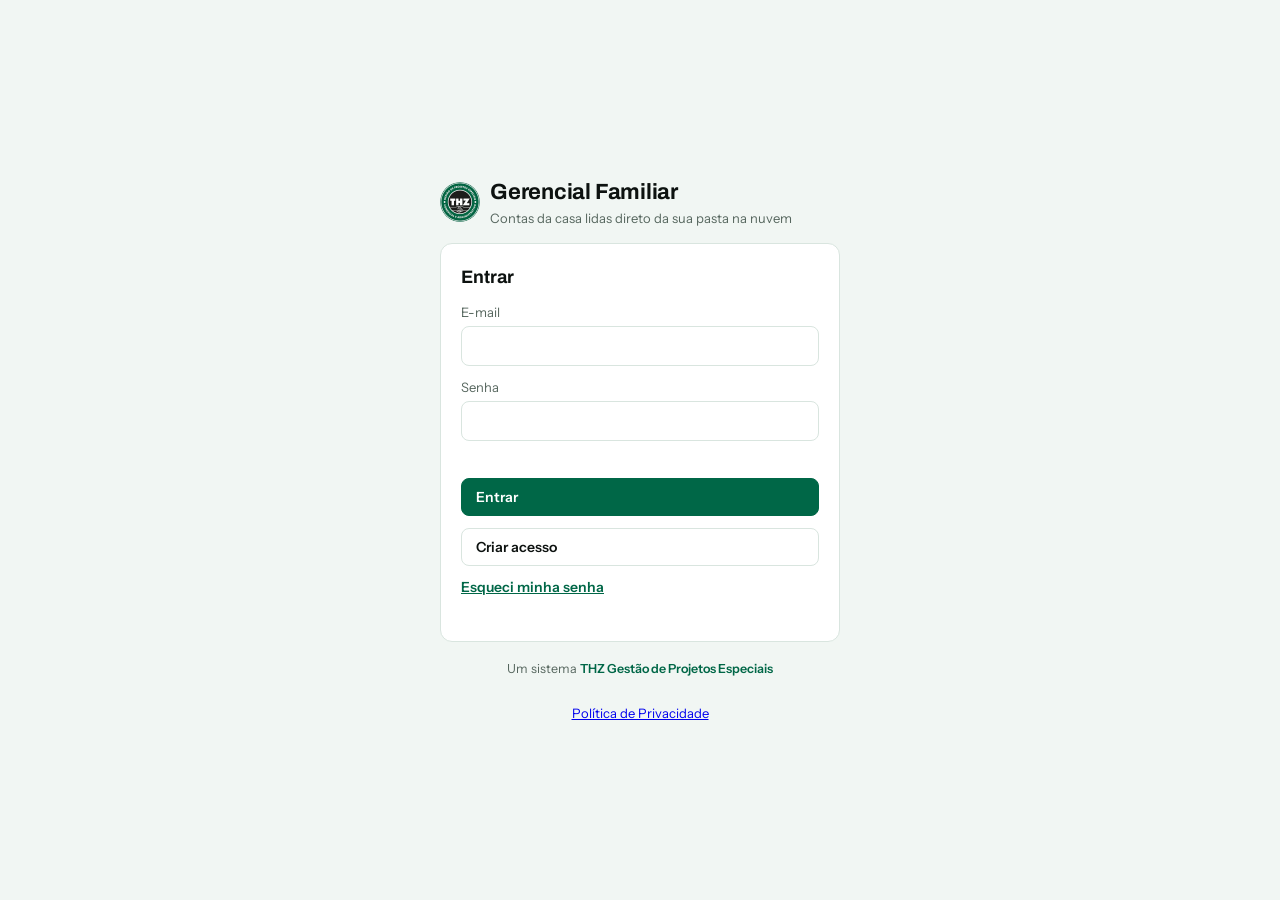
<file: index.html>
<!doctype html>
<html lang="pt-BR">
<head>
<meta charset="utf-8">
<meta name="viewport" content="width=device-width, initial-scale=1, viewport-fit=cover">
<title>Gerencial Familiar</title>
<meta name="theme-color" content="#006747">
<link rel="manifest" href="manifest.webmanifest">
<link rel="icon" href="icons/icon.svg" type="image/svg+xml">
<link rel="apple-touch-icon" href="icons/apple-touch-icon.png">
<meta name="mobile-web-app-capable" content="yes">
<meta name="apple-mobile-web-app-capable" content="yes">
<meta name="apple-mobile-web-app-title" content="Gerencial">
<meta name="apple-mobile-web-app-status-bar-style" content="default">
<link rel="preconnect" href="https://fonts.googleapis.com">
<link rel="stylesheet" href="https://fonts.googleapis.com/css2?family=Archivo:wght@700;800&family=Instrument+Sans:wght@400;500;600&family=IBM+Plex+Mono:wght@400;500&display=swap">
<link rel="stylesheet" href="styles.css">
<script>
// Volta do login da nuvem (Google/Microsoft/Dropbox): guarda a resposta e limpa o endereço
// antes de qualquer outra biblioteca ler a URL. O login do próprio sistema não usa "gfnuvem-".
(function () { try {
  var q = new URLSearchParams(location.search), h = new URLSearchParams(location.hash.slice(1));
  var st = q.get("state") || h.get("state");
  if (st && st.indexOf("gfnuvem-") === 0) {
    sessionStorage.setItem("gf_oauth_retorno", JSON.stringify({state: st, code: q.get("code"), access_token: h.get("access_token"),
      expires_in: h.get("expires_in"), error: q.get("error") || h.get("error"), error_description: q.get("error_description") || h.get("error_description")}));
    history.replaceState(null, "", location.pathname);
  }
} catch (e) {} })();
</script>
<style>html,body{height:100%}body{margin:0}:root{padding-top:env(safe-area-inset-top,0px);padding-bottom:env(safe-area-inset-bottom,0px)}</style>
</head>
<body>
<div id="login" class="wrap">
  <div class="login-box">
    <div class="brand"><img class="brand-mark" src="icons/thz-selo.png" alt="THZ"><div><h1>Gerencial Familiar</h1><div class="muted small">Contas da casa lidas direto da sua pasta na nuvem</div></div></div>
    <form class="login-card" id="f-login" autocomplete="on">
      <h2 id="lg-title">Entrar</h2>
      <label class="f" id="lg-nome-wrap" hidden>Nome da família<input id="lg-nome" type="text" placeholder="Ex.: Família Souza"></label>
      <label class="f">E-mail<input id="lg-email" type="email" required autocomplete="username" ></label>
      <label class="f">Senha<input id="lg-senha" type="password" required minlength="6" autocomplete="current-password" ></label>
      <div class="err" id="lg-err"></div>
      <button class="pri" type="submit" id="lg-btn">Entrar</button>
      <button type="button" id="lg-alt">Criar acesso</button>
      <button type="button" class="link" id="lg-esqueci">Esqueci minha senha</button>
      <div class="ok" id="lg-ok"></div>
    </form>
    <p class="by-thz" style="margin:4px 0 0">Um sistema <b>THZ Gestão de Projetos Especiais</b></p>
    <p class="muted small" style="text-align:center;margin:12px 0 0"><a href="privacidade.html">Política de Privacidade</a></p>
    <div class="note" id="demo-nota" hidden>Modo demonstração: o servidor de login ainda não foi configurado. Entre com demo@gerencial.app / demo1234. O cadastro fica só neste navegador.</div>
  </div>
</div>

<div id="bloqueio" class="wrap" hidden>
  <div class="login-box" style="margin:60px auto">
    <div class="login-card"><h2>Assinatura inativa</h2>
      <p class="muted" style="margin:0">Seu acesso <b id="bl-email"></b> está sem assinatura ativa. Fale com o suporte para liberar ou renovar.</p>
      <button id="bl-sair">Sair</button></div>
  </div>
</div>

<div id="app" hidden>
  <div class="banner" id="demo-banner" hidden>Modo demonstração: login local, sem servidor.</div>
  <header class="top"><div class="wrap">
    <div class="top-row">
      <div class="brand"><img class="brand-mark" src="icons/thz-selo.png" alt="THZ"><div><h1 id="fam">Família</h1><div class="muted small" id="fonte-txt">Dados de exemplo</div></div></div>
      <div class="top-acoes"><button id="instalar" hidden>Instalar app</button><button id="sair">Sair</button></div>
    </div>
    <div class="perfil-bar">
      <label class="perfil-sel"><span class="small muted">Perfil</span><select id="perfil" aria-label="Perfil"></select></label>
      <span class="small muted" id="perfil-sub"></span>
      <button class="auto" id="perfil-emp">Minhas empresas</button>
    </div>
    <nav class="tabs" id="tabs">
      <button data-v="guia"><svg class="ico" viewBox="0 0 24 24" aria-hidden="true"><path d="M12 3a9 9 0 1 0 0 18 9 9 0 0 0 0-18Zm0 13.5v.01M12 13.5c0-2 2.5-2 2.5-4a2.5 2.5 0 0 0-5 0"/></svg><span>Como usar</span></button>
      <button data-v="painel" class="on"><svg class="ico" viewBox="0 0 24 24" aria-hidden="true"><path d="M4 20V10m6 10V4m6 16v-7m4 7H3"/></svg><span>Painel</span></button>
      <button data-v="pasta"><svg class="ico" viewBox="0 0 24 24" aria-hidden="true"><path d="M3 7a2 2 0 0 1 2-2h4l2 2h8a2 2 0 0 1 2 2v8a2 2 0 0 1-2 2H5a2 2 0 0 1-2-2Zm9 3v6m-3-3 3 3 3-3"/></svg><span>Extratos</span></button>
      <button data-v="relatorio"><svg class="ico" viewBox="0 0 24 24" aria-hidden="true"><path d="M7 3h7l5 5v13H7Zm7 0v5h5M10 13h6m-6 4h6"/></svg><span>Relatório</span></button>
      <button data-v="admin" id="tab-admin" hidden><svg class="ico" viewBox="0 0 24 24" aria-hidden="true"><path d="M12 3 5 6v5c0 4.5 3 8.5 7 10 4-1.5 7-5.5 7-10V6Zm-3 9 2 2 4-4"/></svg><span>Admin</span></button>
    </nav>
  </div></header>
      <dialog id="dlg-emp">
        <div class="nv-dlg-topo"><h3>Minhas empresas</h3><button class="link" id="emp-fechar">Fechar</button></div>
        <p class="muted small" style="margin:0 0 10px">Cadastre até 3 empresas (CNPJ). Cada uma tem extratos, pasta e relatório próprios, e todas aparecem juntas com a pessoa física em <b>Consolidado</b>. Para remover uma empresa, apague o nome e o CNPJ.</p>
        <div id="emp-lista"></div>
        <button class="pri" id="emp-salvar">Salvar empresas</button>
      </dialog>

  <main class="wrap">
    <!-- COMO USAR -->
    <section class="view" id="v-guia">
      <div class="panel guia-topo">
        <div>
          <h2>Primeiros passos</h2>
          <p class="muted small" style="margin:4px 0 0">Siga na ordem. Os itens se marcam sozinhos conforme você avança neste aparelho.</p>
        </div>
        <div class="prog"><div class="prog-n num" id="guia-n">0/5</div><div class="track"><div class="fill" id="guia-bar"></div></div></div>
      </div>

      <ol class="passos" id="passos-movel" hidden>
        <li data-p="instalar">
          <div class="p-head"><span class="p-ck"></span><h3>Instale o app na tela inicial</h3></div>
          <p id="inst-android">No Android, toque em <b>Instalar app</b> no topo da tela. Se o botão não aparecer, abra o menu <b>⋮</b> do Chrome e toque em <b>Instalar app</b> ou <b>Adicionar à tela inicial</b>.</p>
          <p id="inst-ios" hidden>No iPhone ou iPad, abra este endereço no <b>Safari</b>, toque em <b>Compartilhar</b> (o quadrado com a seta para cima) e depois em <b>Adicionar à Tela de Início</b>.</p>
          <p class="small">Instalado, o Gerencial abre em tela cheia pelo ícone, como um aplicativo, e você continua conectado.</p>
        </li>
        <li data-p="nuvemlig">
          <div class="p-head"><span class="p-ck"></span><h3>Conecte a sua nuvem</h3></div>
          <p>Na aba <b>Extratos</b>, toque em <b>Google Drive</b>, <b>OneDrive</b> ou <b>Dropbox</b>, entre com a sua conta e escolha a pasta principal dos extratos (a que tem as subpastas de mês, como <span class="num">2026-11</span>). A partir daí, o sistema lê a pasta sozinho toda vez que você abre.</p>
          <p class="small">Não tem conta na nuvem? Os links para criar uma conta grátis estão na mesma tela.</p>
          <button class="pri" data-ir="pasta">Ir para Extratos</button>
        </li>
        <li data-p="importar">
          <div class="p-head"><span class="p-ck"></span><h3>Salve os extratos do mês na pasta</h3></div>
          <p>No app do banco, exporte o extrato do mês em <b>OFX</b> (ou CSV) e salve na subpasta do mês, na sua nuvem. Depois abra o sistema: os números aparecem no Painel.</p>
          <p class="small" id="dica-compartilhar">Sem nuvem? Use <b>Ou importe arquivos avulsos</b> na aba Extratos. No Android, também dá para tocar em <b>Compartilhar</b> no arquivo e escolher <b>Gerencial</b>.</p>
        </li>
        <li data-p="conferir">
          <div class="p-head"><span class="p-ck"></span><h3>Confira o painel</h3></div>
          <p>No <b>Painel</b>, escolha o mês e veja entradas, saídas, saldo e gastos por categoria. Toque na busca e digite, por exemplo, "mercado" ou "Pix" para achar um lançamento.</p>
          <label class="ck-manual"><input type="checkbox" data-manual="conferir"> Já conferi o painel</label>
        </li>
        <li data-p="relatorio">
          <div class="p-head"><span class="p-ck"></span><h3>Envie o relatório</h3></div>
          <p>Na aba <b>Relatório</b>, toque em <b>Enviar por WhatsApp</b> ou <b>Enviar por e-mail</b>: o PDF vai anexado. Em <b>Salvar PDF</b>, você escolhe guardar no Drive ou em Arquivos.</p>
          <button class="pri" data-ir="relatorio">Ir para Relatório</button>
        </li>
      </ol>

      <ol class="passos" id="passos">
        <li data-p="aparelho">
          <div class="p-head"><span class="p-ck"></span><h3>Use o computador, no Chrome ou no Edge</h3></div>
          <p>O sistema lê e grava na pasta da nuvem pelo navegador. Isso funciona por completo no <b>Google Chrome</b> ou no <b>Microsoft Edge</b> do computador. Em outros navegadores ele só lê, e o relatório vai para Downloads. No celular e no tablet, o app também funciona: os extratos entram pelo botão de importar.</p>
          <p class="muted small" id="guia-nav"></p>
          <p class="small">Dica: instale como aplicativo pelo ícone de instalar na barra de endereço do Chrome. Ele abre em janela própria e mais rápido.</p>
        </li>
        <li data-p="nuvem">
          <div class="p-head"><span class="p-ck"></span><h3>Tenha a pasta da nuvem sincronizada no computador</h3></div>
          <p>Instale o programa da sua nuvem (<b>Google Drive para computador</b>, <b>OneDrive</b> ou <b>Dropbox</b>). A pasta da nuvem passa a aparecer como uma pasta comum no computador, por exemplo <span class="num">G:\Meu Drive</span>. Assim, o que você salvar no celular ou em outro computador chega aqui sozinho.</p>
          <label class="ck-manual"><input type="checkbox" data-manual="nuvem"> Já tenho a pasta da nuvem no computador</label>
        </li>
        <li data-p="estrutura">
          <div class="p-head"><span class="p-ck"></span><h3>Organize uma subpasta para cada mês</h3></div>
          <p>Crie uma pasta principal (por exemplo <b>Finanças da Família</b>) e, dentro dela, uma subpasta por mês. Salve os arquivos do mês <b>direto dentro da subpasta</b>, sem outras pastas no meio.</p>
          <pre class="arvore">Finanças da Família/
├── 2026-10/
│   ├── extrato-banco-azul.ofx
│   └── extrato-banco-verde.csv
└── 2026-11/
    ├── extrato-banco-azul.ofx
    └── Relatorio_2026-11_...pdf   ← o sistema grava aqui</pre>
          <p class="small">Nomes de mês aceitos: <span class="num">2026-11</span> (recomendado), <span class="num">11-2026</span>, <span class="num">Novembro2026</span> ou <span class="num">Nov 2026</span>. Arquivos soltos na pasta principal são ignorados.</p>
          <label class="ck-manual"><input type="checkbox" data-manual="estrutura"> Já organizei as subpastas de mês</label>
        </li>
        <li data-p="pasta">
          <div class="p-head"><span class="p-ck"></span><h3>Escolha a pasta principal no sistema</h3></div>
          <p class="small">Prefere sem programa instalado? Use <b>Conectar minha nuvem</b> na aba Extratos: funciona igual ao celular.</p>
          <p>Na aba <b>Extratos</b>, clique em <b>Escolher a pasta sincronizada</b>, selecione a pasta principal (não a do mês) e permita <b>ver e editar</b> os arquivos. A lista mostra cada mês e quantos lançamentos foram lidos de cada arquivo.</p>
          <p class="small">Nos próximos acessos, use <b>Reabrir a última pasta</b>: o navegador pede a permissão de novo, por segurança.</p>
          <button class="pri" data-ir="pasta">Ir para Extratos</button>
        </li>
        <li data-p="relatorio">
          <div class="p-head"><span class="p-ck"></span><h3>Confira o painel e gere o relatório</h3></div>
          <p>No <b>Painel</b>, escolha o mês e confira entradas, saídas, saldo e gastos por categoria. Na aba <b>Relatório</b>, clique em <b>Salvar PDF na pasta</b>: o arquivo é gravado na subpasta do mês, junto dos extratos. Depois use <b>Enviar por WhatsApp</b> ou <b>Enviar por e-mail</b>.</p>
          <p class="small">No computador, o WhatsApp e o e-mail abrem com o resumo do mês escrito. Anexe o PDF que acabou de ser salvo. No celular, o PDF já vai anexado.</p>
          <button class="pri" data-ir="relatorio">Ir para Relatório</button>
        </li>
      </ol>

      <div class="grid2">
        <div class="panel">
          <h3>Rotina de cada mês (5 minutos)</h3>
          <ol class="rotina">
            <li>No começo do mês, crie a subpasta do mês que terminou (ex.: <span class="num">2026-11</span>).</li>
            <li>No app ou site de cada banco, exporte o extrato do mês inteiro em <b>OFX</b> e salve na subpasta.</li>
            <li>Abra o sistema e clique em <b>Reabrir a última pasta</b> (no celular: <b>Escolher arquivos do banco</b>).</li>
            <li>Confira o Painel, principalmente a categoria <b>Outros</b>.</li>
            <li>Salve o PDF e envie para quem acompanha as contas.</li>
          </ol>
        </div>
        <div class="panel">
          <h3>Qual arquivo baixar do banco</h3>
          <ul class="dicas">
            <li><b>OFX (melhor opção).</b> Procure por "exportar extrato", "OFX" ou "Money/Quicken" no internet banking. Traz datas, valores e descrições sem erro.</li>
            <li><b>CSV (planilha).</b> Funciona se a primeira linha tiver colunas com <b>Data</b> e <b>Valor</b> (e, de preferência, <b>Descrição</b> ou <b>Histórico</b>). Datas em <span class="num">dd/mm/aaaa</span>, saídas com sinal de menos.</li>
            <li><b>PDF do banco</b> também é lido: extratos de conta e faturas de cartão. Confira os lançamentos depois de importar. PDF escaneado e fotos não têm texto e não são lidos.</li>
            <li>Exporte sempre o <b>mês fechado</b> (do dia 1 ao último dia), para não repetir nem faltar lançamentos.</li>
          </ul>
        </div>
      </div>

      <div class="panel">
        <h3>Para ter o melhor resultado</h3>
        <ul class="dicas">
          <li><b>Cartão de crédito: escolha um jeito só.</b> Se o extrato da conta já mostra o pagamento da fatura, não coloque também a fatura detalhada do cartão na mesma pasta. Se colocar os dois, o gasto do cartão é contado duas vezes. Para ver o detalhe por categoria, use a fatura detalhada e tire o pagamento da fatura do extrato.</li>
          <li><b>Transferências entre contas da família</b> aparecem como saída em uma conta e entrada na outra. Entram nos totais de entradas e saídas, mas não mudam o saldo do mês.</li>
          <li><b>Um arquivo por conta por mês.</b> Não deixe duas cópias do mesmo extrato (por exemplo, "extrato.ofx" e "extrato (1).ofx"): os lançamentos são somados duas vezes.</li>
          <li><b>Categorias automáticas</b> vêm do texto do lançamento (mercado, escola, farmácia, posto, fatura...). O que não for reconhecido vai para <b>Outros</b>. Use a busca do Painel para conferir esses itens.</li>
          <li><b>Seus dados ficam com você.</b> Extratos e relatórios são lidos e gravados só no seu aparelho e na sua nuvem. O servidor do sistema guarda apenas nome, e-mail e assinatura.</li>
        </ul>
      </div>

      <div class="panel">
        <h3>Problemas comuns</h3>
        <details><summary>Aparece "Dados de exemplo" mesmo depois de escolher a pasta</summary>
          <p>Nenhum extrato foi encontrado. Confira se você escolheu a <b>pasta principal</b>, se as subpastas têm nome de mês (ex.: <span class="num">2026-11</span>) e se os arquivos estão em OFX, CSV ou PDF do banco, direto dentro delas.</p></details>
        <details><summary>Um arquivo aparece como "ignorado" ou com 0 lançamentos</summary>
          <p>O formato não foi reconhecido. Prefira o OFX. Se for CSV, abra no Excel e confira se a primeira linha tem as colunas Data e Valor.</p></details>
        <details><summary>O relatório foi para Downloads e não para a pasta</summary>
          <p>O navegador não tem permissão de gravação. Use Chrome ou Edge no computador, clique em <b>Reabrir a última pasta</b> e permita <b>ver e editar</b>. Se escolheu "só leitura", escolha a pasta de novo.</p></details>
        <details><summary>No celular ou tablet não aparece "Escolher a pasta sincronizada"</summary>
          <p>Ela é só para o computador. No celular e no tablet, use <b>Conectar minha nuvem</b> na aba Extratos: você entra na conta do Google Drive, OneDrive ou Dropbox e escolhe a pasta uma vez.</p></details>
        <details><summary>Conectei a nuvem, mas aparece "Nenhum extrato"</summary>
          <p>Toque em <b>Trocar pasta</b> e escolha a <b>pasta principal</b>, a que tem as subpastas de mês. Os arquivos precisam ser OFX, CSV ou PDF do banco. Se a pasta só tem extratos soltos, sem subpastas, o mês é identificado pela data de cada lançamento.</p></details>
        <details><summary>O Google Drive pede para entrar de novo</summary>
          <p>Por segurança, o Google libera o acesso por cerca de 1 hora a cada vez. Ao abrir o sistema depois disso, toque em <b>Atualizar</b>: a confirmação é rápida e normalmente não pede senha. OneDrive e Dropbox renovam sozinhos.</p></details>
        <details><summary>Quero tirar o acesso do sistema à minha nuvem</summary>
          <p>Toque em <b>Desconectar</b> na aba Extratos. Para cortar de vez, remova o "Gerencial Familiar" nas permissões da sua conta: em myaccount.google.com, account.microsoft.com ou nas configurações do Dropbox, em Apps conectados.</p></details>
        <details><summary>No celular, um arquivo .ofx aparece apagado na hora de escolher</summary>
          <p>Toque em "Procurar" ou "Navegar" e abra o arquivo pela pasta do Drive ou de Arquivos. No Android, outra saída é usar <b>Compartilhar</b> no arquivo e escolher <b>Gerencial</b>.</p></details>
        <details><summary>Os dados sumiram do celular</summary>
          <p>Os extratos importados ficam guardados no próprio aparelho. Eles somem se você limpar os dados do navegador ou trocar de aparelho. Basta importar de novo os arquivos que estão na sua nuvem.</p></details>
        <details><summary>Esqueci a senha ou aparece "Assinatura inativa"</summary>
          <p>Na tela de entrada, digite o e-mail e clique em <b>Esqueci minha senha</b> para receber o link. Se aparecer "Assinatura inativa", o período de teste ou a assinatura terminou: fale com o suporte para renovar.</p></details>
      </div>
    </section>

    <!-- PAINEL -->
    <section class="view on" id="v-painel">
      <div class="row">
        <label class="f">Mês<select id="mes"></select></label>
        <label class="f">Buscar lançamento<input id="busca" type="search" placeholder="mercado, escola, Pix..."></label>
      </div>
      <div class="kpis" id="kpis"></div>
      <div class="panel" id="p-perfis" hidden><h3>Por perfil</h3><div class="tbl"><table id="t-perfis"></table></div>
        <p class="muted small" style="margin:8px 0 0">Valores iguais que saem de um perfil e entram no outro em até 3 dias (pró-labore, retiradas, aportes) aparecem como "Entre perfis" e ficam fora do total, para não contar o mesmo dinheiro duas vezes.</p></div>
      <div class="grid2">
        <div class="panel"><h3>Saídas por categoria</h3><div class="bars" id="cats"></div></div>
        <div class="panel"><h3>Mês a mês</h3><div class="tbl"><table id="evol"></table></div></div>
      </div>
      <div class="panel"><div class="row"><h3>Lançamentos</h3><div class="auto muted small" id="tot-lanc"></div></div><div class="tbl"><table id="lanc"></table></div></div>
    </section>

    <!-- PASTA -->
    <section class="view" id="v-pasta">
      <div class="note so-todos">Na visão consolidada, o sistema junta o que já foi lido em cada perfil. Para importar ou conectar extratos, escolha no topo a <b>Pessoa física</b> ou a <b>empresa</b> dona da conta.</div>
      <div class="note nao-todos small" id="perfil-aviso"></div>
      <div class="panel" id="nv-panel">
        <h2>Conectar minha nuvem</h2>
        <div id="nv-escolha">
          <p class="muted small" style="margin:0 0 10px">O sistema lê sozinho a sua pasta de extratos, no celular, no tablet ou no computador. Escolha onde ela está e entre com a sua conta. O acesso é <b>somente leitura</b>, e os extratos vão direto da nuvem para este aparelho.</p>
          <div class="nv-provs">
            <button class="nv-prov" data-prov="google"><b>Google Drive</b><small>Entrar e escolher a pasta</small></button>
            <button class="nv-prov" data-prov="onedrive"><b>OneDrive</b><small>Entrar e escolher a pasta</small></button>
            <button class="nv-prov" data-prov="dropbox"><b>Dropbox</b><small>Entrar e escolher a pasta</small></button>
          </div>
          <p class="small" style="margin:10px 0 0">Você não precisa estar logado no app da nuvem: a tela de login dela abre aqui. Ainda não tem conta? Crie grátis:
            <a href="https://accounts.google.com/signup" target="_blank" rel="noopener">Google</a> ·
            <a href="https://signup.live.com/" target="_blank" rel="noopener">Microsoft (OneDrive)</a> ·
            <a href="https://www.dropbox.com/register" target="_blank" rel="noopener">Dropbox</a>.
            Depois, salve os extratos numa pasta da nuvem, com uma subpasta por mês.</p>
        </div>
        <div id="nv-ligado" hidden>
          <div class="nv-status">
            <div><b id="nv-titulo">Nuvem conectada</b><div class="muted small" id="nv-conta"></div></div>
            <div><span class="muted small">Pasta</span><div><b id="nv-pasta"></b></div><div class="muted small" id="nv-ultima"></div></div>
          </div>
          <div class="row">
            <button class="pri auto" id="nv-sync">Atualizar agora</button>
            <button class="auto" id="nv-trocar">Trocar pasta</button>
            <button class="auto" id="nv-sair">Desconectar</button>
          </div>
          <p class="muted small" style="margin:0">A cada vez que você abre o sistema, a pasta é lida de novo. Basta salvar os extratos novos na nuvem.</p>
        </div>
      </div>
      <dialog id="nv-dlg">
        <div class="nv-dlg-topo"><h3>Escolha a pasta dos extratos</h3><button class="link" id="nv-fechar">Fechar</button></div>
        <div class="small" id="nv-trilha"></div>
        <div class="note small" id="nv-info"></div>
        <ul id="nv-lista"></ul>
        <button class="pri" id="nv-usar" disabled>Usar esta pasta</button>
      </dialog>
      <div class="panel" id="imp-panel">
        <h2>Ou importe arquivos avulsos</h2>
        <p class="muted small" style="margin:0">Escolha os arquivos <b>OFX</b>, <b>CSV</b> ou <b>PDF</b> baixados do banco: do Google Drive, OneDrive, Dropbox ou da pasta Downloads. O mês é identificado pela data de cada lançamento. Importar o mesmo arquivo de novo atualiza, sem duplicar. Os dados ficam guardados só neste aparelho.</p>
        <div class="row">
          <button class="pri auto" id="importar">Escolher arquivos do banco</button>
          <button class="auto" id="limpar-imp" hidden>Apagar dados importados</button>
          <input id="imp-input" type="file" multiple hidden>
        </div>
        <div class="note" id="imp-android" hidden>Atalho no Android: no app do banco ou no Google Drive, toque em <b>Compartilhar</b> no extrato e escolha <b>Gerencial</b>. O arquivo entra direto aqui. Para isso, instale o app antes (aba Como usar).</div>
      </div>
      <div class="panel" id="pasta-panel">
        <h2>Pasta da nuvem no computador</h2>
        <p class="muted small so-pc" style="margin:0">Crie uma subpasta por mês (por exemplo <span class="num">Novembro2026</span> ou <span class="num">2026-11</span>) e salve nela extratos e faturas em OFX, CSV ou PDF. O sistema lê cada mês e grava o relatório na mesma subpasta.</p>
        <div class="cloud so-pc" id="cloud">
          <label><input type="radio" name="nuvem" value="gdrive" checked>Google Drive</label>
          <label><input type="radio" name="nuvem" value="onedrive">OneDrive</label>
          <label><input type="radio" name="nuvem" value="dropbox">Dropbox</label>
          <label><input type="radio" name="nuvem" value="local">Pasta no computador</label>
        </div>
        <label class="f so-pc">Link ou caminho da pasta<input id="pasta-link" type="text" placeholder="https://drive.google.com/drive/folders/... ou G:\Meu Drive\Finanças"></label>
        <div class="note" id="pasta-movel" hidden>Neste aparelho o navegador não abre pastas do computador. Use <b>Conectar minha nuvem</b>, no topo desta aba. A leitura automática da pasta e a gravação do relatório nela funcionam no computador, no Chrome ou no Edge.</div>
        <div class="row" id="pasta-acoes">
          <button class="pri auto" id="escolher">Escolher a pasta sincronizada</button>
          <button class="auto" id="reabrir" hidden>Reabrir a última pasta</button>
          <button class="auto" id="exemplo">Voltar aos dados de exemplo</button>
          <input id="pasta-input" type="file" webkitdirectory multiple hidden>
        </div>
        <div class="note" id="pasta-dica">No computador com o Google Drive (ou OneDrive/Dropbox) instalado, a pasta da nuvem aparece como uma pasta comum. Escolha-a acima e permita leitura e gravação. A leitura direta pelo link, sem o programa instalado, chega numa próxima versão.</div>
      </div>
      <div class="panel">
        <div class="row"><h3>Arquivos encontrados</h3><div class="auto muted small" id="pasta-nome">Nenhuma pasta escolhida</div></div>
        <ul class="files" id="arquivos"><li><span class="muted">Escolha uma pasta para listar os meses e arquivos.</span></li></ul>
      </div>
    </section>

    <!-- RELATÓRIO -->
    <section class="view" id="v-relatorio">
      <div class="panel">
        <div class="row">
          <label class="f">Mês do relatório<select id="mes-rel"></select></label>
          <label class="f">WhatsApp (com DDD, opcional)<input id="zap" type="tel" placeholder="11 99999-0000"></label>
          <label class="f">E-mail para envio<input id="mail" type="email" placeholder="contador@exemplo.com"></label>
        </div>
        <div class="row">
          <button class="pri auto" id="b-pdf">Salvar PDF na pasta</button>
          <button class="pri auto" id="b-png">Salvar PNG na pasta</button>
          <button class="auto" id="b-zap">Enviar por WhatsApp</button>
          <button class="auto" id="b-mail">Enviar por e-mail</button>
        </div>
        <div class="muted small" id="rel-dest">Destino: sem pasta escolhida, o arquivo é baixado.</div>
      </div>
      <div class="rel-out"><div id="rel"></div></div>
    </section>

    <!-- ADMINISTRAÇÃO (só aparece para administradores; o servidor confere a permissão) -->
    <section class="view" id="v-admin">
      <div class="kpis" id="adm-kpis"></div>
      <div class="panel">
        <div class="row">
          <label class="f">Buscar cliente<input id="adm-busca" type="search" placeholder="nome ou e-mail"></label>
          <label class="f">Situação<select id="adm-filtro">
            <option value="">Todos</option><option value="teste">Em teste</option><option value="ativa">Ativas</option>
            <option value="vencida">Vencidas</option><option value="suspensa">Suspensas</option><option value="cancelada">Canceladas</option>
            <option value="pendente">E-mail não confirmado</option>
          </select></label>
          <button class="auto" id="adm-atualizar">Atualizar lista</button>
        </div>
        <div class="tbl"><table id="adm-tab"></table></div>
        <div class="muted small">Altere a situação ou a validade e clique em Salvar. "+30 dias" ativa o cliente e soma 30 dias à validade (a partir de hoje, se já venceu).</div>
      </div>
    </section>
  </main>
</div>
<div class="toast" id="toast" hidden></div>


<script src="config.js"></script>
<script src="vendor/supabase.min.js"></script>
<script src="vendor/html2canvas.min.js"></script>
<script src="vendor/jspdf.umd.min.js"></script>
<script src="app.js"></script>
<script src="leitor-pdf.js"></script>
<script src="nuvem.js"></script>
</body>
</html>
</file>
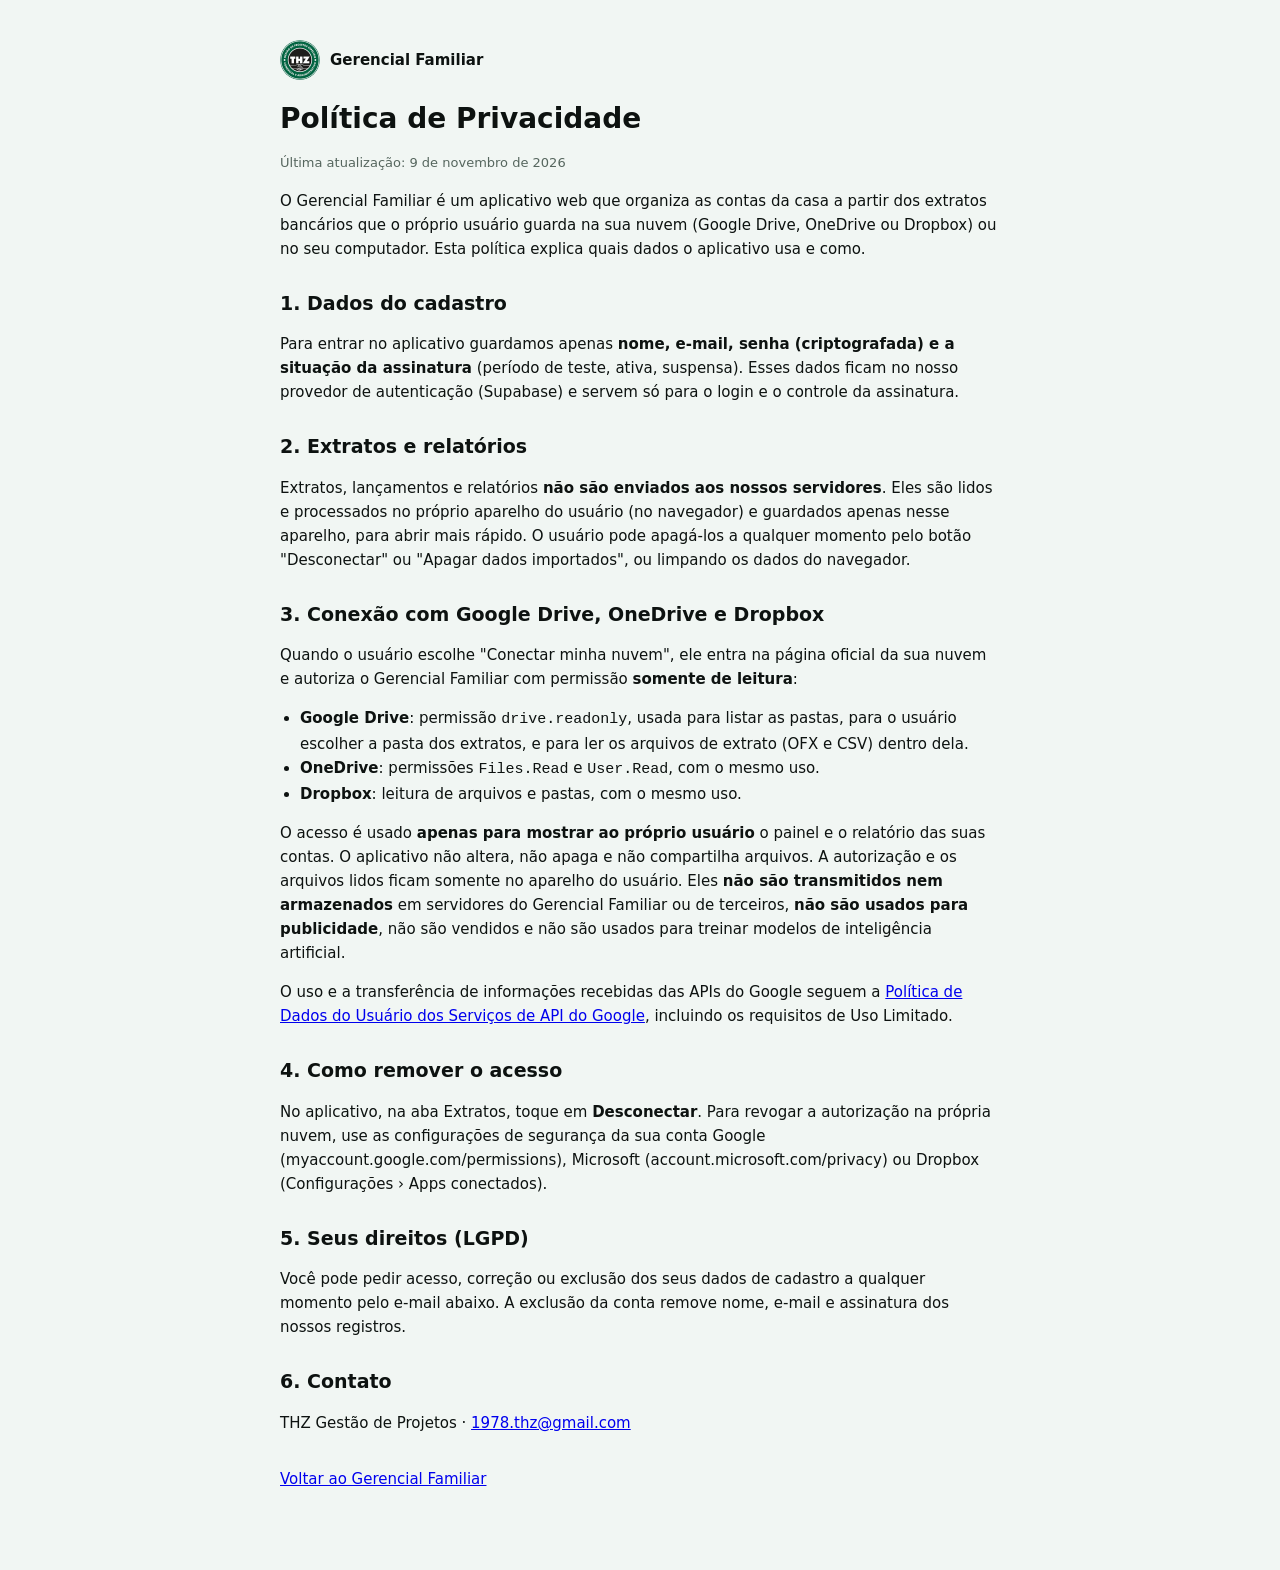
<file: privacidade.html>
<!doctype html>
<html lang="pt-BR">
<head>
<meta charset="utf-8">
<meta name="viewport" content="width=device-width, initial-scale=1">
<title>Política de Privacidade · Gerencial Familiar</title>
<link rel="icon" href="icons/icon.svg" type="image/svg+xml">
<link rel="stylesheet" href="styles.css">
<style>
  main{max-width:760px;margin:0 auto;padding:32px 20px 60px}
  h1{font-size:28px;margin-bottom:6px}
  h2{font-size:19px;margin:28px 0 8px}
  p,li{line-height:1.6}
  ul{padding-left:20px}
</style>
</head>
<body>
<main>
  <div class="brand" style="margin-bottom:18px"><img class="brand-mark" src="icons/thz-selo.png" alt="THZ"><b>Gerencial Familiar</b></div>
  <h1>Política de Privacidade</h1>
  <p class="muted small">Última atualização: 9 de novembro de 2026</p>

  <p>O Gerencial Familiar é um aplicativo web que organiza as contas da casa a partir dos extratos bancários que o próprio usuário guarda na sua nuvem (Google Drive, OneDrive ou Dropbox) ou no seu computador. Esta política explica quais dados o aplicativo usa e como.</p>

  <h2>1. Dados do cadastro</h2>
  <p>Para entrar no aplicativo guardamos apenas <b>nome, e-mail, senha (criptografada) e a situação da assinatura</b> (período de teste, ativa, suspensa). Esses dados ficam no nosso provedor de autenticação (Supabase) e servem só para o login e o controle da assinatura.</p>

  <h2>2. Extratos e relatórios</h2>
  <p>Extratos, lançamentos e relatórios <b>não são enviados aos nossos servidores</b>. Eles são lidos e processados no próprio aparelho do usuário (no navegador) e guardados apenas nesse aparelho, para abrir mais rápido. O usuário pode apagá-los a qualquer momento pelo botão "Desconectar" ou "Apagar dados importados", ou limpando os dados do navegador.</p>

  <h2>3. Conexão com Google Drive, OneDrive e Dropbox</h2>
  <p>Quando o usuário escolhe "Conectar minha nuvem", ele entra na página oficial da sua nuvem e autoriza o Gerencial Familiar com permissão <b>somente de leitura</b>:</p>
  <ul>
    <li><b>Google Drive</b>: permissão <span class="num">drive.readonly</span>, usada para listar as pastas, para o usuário escolher a pasta dos extratos, e para ler os arquivos de extrato (OFX e CSV) dentro dela.</li>
    <li><b>OneDrive</b>: permissões <span class="num">Files.Read</span> e <span class="num">User.Read</span>, com o mesmo uso.</li>
    <li><b>Dropbox</b>: leitura de arquivos e pastas, com o mesmo uso.</li>
  </ul>
  <p>O acesso é usado <b>apenas para mostrar ao próprio usuário</b> o painel e o relatório das suas contas. O aplicativo não altera, não apaga e não compartilha arquivos. A autorização e os arquivos lidos ficam somente no aparelho do usuário. Eles <b>não são transmitidos nem armazenados</b> em servidores do Gerencial Familiar ou de terceiros, <b>não são usados para publicidade</b>, não são vendidos e não são usados para treinar modelos de inteligência artificial.</p>
  <p>O uso e a transferência de informações recebidas das APIs do Google seguem a <a href="https://developers.google.com/terms/api-services-user-data-policy" target="_blank" rel="noopener">Política de Dados do Usuário dos Serviços de API do Google</a>, incluindo os requisitos de Uso Limitado.</p>

  <h2>4. Como remover o acesso</h2>
  <p>No aplicativo, na aba Extratos, toque em <b>Desconectar</b>. Para revogar a autorização na própria nuvem, use as configurações de segurança da sua conta Google (myaccount.google.com/permissions), Microsoft (account.microsoft.com/privacy) ou Dropbox (Configurações › Apps conectados).</p>

  <h2>5. Seus direitos (LGPD)</h2>
  <p>Você pode pedir acesso, correção ou exclusão dos seus dados de cadastro a qualquer momento pelo e-mail abaixo. A exclusão da conta remove nome, e-mail e assinatura dos nossos registros.</p>

  <h2>6. Contato</h2>
  <p>THZ Gestão de Projetos · <a href="mailto:1978.thz@gmail.com">1978.thz@gmail.com</a></p>

  <p style="margin-top:32px"><a href="./">Voltar ao Gerencial Familiar</a></p>
</main>
</body>
</html>
</file>
<file: styles.css>
/* Layout: barra fixa no topo + coluna única de até 1080px; painel em grade que vira uma coluna no celular. Identidade THZ: verde institucional, branco e preto; açafrão só para avisos. */
:root{
  --bg:#f1f6f3;--card:#ffffff;--ink:#0d1210;--muted:#56665e;--line:#d9e5df;
  --accent:#006747;--accent-ink:#ffffff;--accent-soft:#e2f2ea;--deep:#0a2a1f;--mint:#bfe9d3;--hi:#b7791f;--hi-soft:#fbf1df;
  --good:#1d7a48;--bad:#b3261e;--bad-soft:#fbe9e7;
  --f-display:"Archivo",ui-sans-serif,system-ui,sans-serif;
  --f-body:"Instrument Sans",system-ui,-apple-system,"Segoe UI",Roboto,sans-serif;
  --f-num:"IBM Plex Mono",ui-monospace,Menlo,Consolas,monospace;
}
@media (prefers-color-scheme: dark){:root:not([data-theme="light"]){
  --bg:#08140f;--card:#0f1f18;--ink:#e6f2ec;--muted:#9db3a8;--line:#22372d;
  --accent:#7fd3ac;--accent-ink:#08140f;--accent-soft:#143226;--hi:#e0a64b;--hi-soft:#2c2416;
  --good:#5fcf8f;--bad:#ff8f86;--bad-soft:#341c1a;color-scheme:dark}}
:root[data-theme="dark"]{
  --bg:#08140f;--card:#0f1f18;--ink:#e6f2ec;--muted:#9db3a8;--line:#22372d;
  --accent:#7fd3ac;--accent-ink:#08140f;--accent-soft:#143226;--hi:#e0a64b;--hi-soft:#2c2416;
  --good:#5fcf8f;--bad:#ff8f86;--bad-soft:#341c1a;color-scheme:dark}
*{box-sizing:border-box}
[hidden]{display:none!important}
html{overflow-x:hidden}
body{background:var(--bg);color:var(--ink);font:15px/1.5 var(--f-body);overflow-x:clip}
body::before{content:"";position:fixed;inset:0 0 auto;height:env(safe-area-inset-top,0px);z-index:10;background:var(--card)}
.wrap{max-width:1080px;margin:0 auto;padding-left:max(16px,env(safe-area-inset-left,0px));padding-right:max(16px,env(safe-area-inset-right,0px))}
h1,h2,h3{font-family:var(--f-display);text-wrap:balance;margin:0}
h1{font-size:22px}h2{font-size:18px}h3{font-size:15px}
.muted{color:var(--muted)}.small{font-size:13px}
.num{font-family:var(--f-num);font-variant-numeric:tabular-nums}
.neg{color:var(--bad)}.pos{color:var(--good)}
button,.btn{font:600 14px var(--f-body);border-radius:8px;border:1px solid var(--line);background:var(--card);color:var(--ink);padding:9px 14px;cursor:pointer;display:inline-flex;align-items:center;gap:6px;text-decoration:none}
button.pri{background:var(--accent);color:var(--accent-ink);border-color:var(--accent)}
button:hover{filter:brightness(.97)}
button:focus-visible,input:focus-visible,select:focus-visible,a:focus-visible{outline:2px solid var(--hi);outline-offset:2px}
input,select{font:inherit;color:var(--ink);background:var(--card);border:1px solid var(--line);border-radius:8px;padding:9px 11px;width:100%}
label.f{display:flex;flex-direction:column;gap:4px;font-size:13px;color:var(--muted)}
.tag{display:inline-block;font:500 11.5px var(--f-body);letter-spacing:.04em;text-transform:uppercase;padding:2px 8px;border-radius:99px;background:var(--accent-soft);color:var(--accent)}
.tag.warn{background:var(--hi-soft);color:var(--hi)}
.note{background:var(--hi-soft);border-radius:8px;padding:10px 12px;font-size:13.5px}

/* login */
#login{min-height:100%;display:grid;place-items:center;padding-block:40px}
.login-box{width:100%;max-width:400px;display:flex;flex-direction:column;gap:14px}
.brand{display:flex;align-items:center;gap:10px}
.brand-mark{width:40px;height:40px;border-radius:50%;flex:none;display:block}
.brand h1{letter-spacing:-.01em}
.by-thz{text-align:center;font-size:12.5px;color:var(--muted)}
.by-thz b{color:var(--accent);font-weight:600}
.login-card{background:var(--card);border:1px solid var(--line);border-radius:12px;padding:20px;display:flex;flex-direction:column;gap:12px}
.err{color:var(--bad);font-size:13px;min-height:1em}

/* app */
header.top{position:sticky;top:env(safe-area-inset-top,0px);z-index:5;background:var(--card);border-bottom:1px solid var(--line)}
.top-row{display:flex;align-items:center;justify-content:space-between;gap:10px;padding-block:10px}
nav.tabs{display:flex;gap:2px;overflow-x:auto;scrollbar-width:none}
nav.tabs button{white-space:nowrap;flex:none}
nav.tabs button{border:0;border-bottom:3px solid transparent;border-radius:0;background:none;color:var(--muted);padding:9px 12px}
nav.tabs button.on{color:var(--accent);border-bottom-color:var(--accent)}
main{padding-block:18px 60px}
section.view{display:none;flex-direction:column;gap:16px}section.view.on{display:flex}
.panel{background:var(--card);border:1px solid var(--line);border-radius:12px;padding:16px;display:flex;flex-direction:column;gap:12px;min-width:0}
.row{display:flex;flex-wrap:wrap;gap:10px;align-items:end}
.row>*{flex:1 1 200px;min-width:0}
.row>.auto{flex:0 0 auto}
.kpis{display:grid;grid-template-columns:repeat(auto-fit,minmax(180px,1fr));gap:10px}
.kpi{background:var(--card);border:1px solid var(--line);border-radius:10px;padding:12px 14px}
.kpi .l{font-size:12px;letter-spacing:.04em;text-transform:uppercase;color:var(--muted)}
.kpi .v{font:500 21px var(--f-num);margin-top:4px;white-space:nowrap}
.grid2{display:grid;grid-template-columns:1fr 1fr;gap:16px}
@media (max-width:760px){.grid2{grid-template-columns:1fr}}
.tbl{overflow-x:auto}
table{width:100%;border-collapse:collapse;font-size:14px}
th{text-align:left;font-weight:600;font-size:12px;color:var(--muted);text-transform:uppercase;letter-spacing:.04em;border-bottom:1px solid var(--line);padding:8px 6px}
td{border-bottom:1px solid var(--line);padding:8px 6px;vertical-align:top}
td.r,th.r{text-align:right}
.bars{display:flex;flex-direction:column;gap:8px}
.bar{display:grid;grid-template-columns:120px 1fr 96px;gap:8px;align-items:center;font-size:13.5px}
.bar .track{height:12px;background:var(--accent-soft);border-radius:3px;overflow:hidden}
.bar .fill{height:100%;background:var(--accent)}
@media (max-width:460px){.bar{grid-template-columns:90px 1fr 84px}}
.cloud{display:grid;grid-template-columns:repeat(auto-fit,minmax(150px,1fr));gap:8px}
.cloud label{border:1px solid var(--line);border-radius:10px;padding:10px 12px;display:flex;gap:8px;align-items:center;cursor:pointer;font-weight:500}
.cloud input{width:auto}
.cloud label:has(input:checked){border-color:var(--accent);background:var(--accent-soft)}
ul.files{list-style:none;margin:0;padding:0;display:flex;flex-direction:column;gap:4px;font-size:13.5px}
ul.files li{display:flex;justify-content:space-between;gap:10px;border-bottom:1px dashed var(--line);padding-block:4px}
ul.files li span:first-child{min-width:0;overflow-wrap:anywhere}

/* relatório (sempre claro, é o que vira PDF/PNG) */
.rel-out{overflow-x:auto}
#rel{width:760px;max-width:none;background:#ffffff;color:#0d1210;padding:32px 36px;border-radius:6px;border:1px solid var(--line);font-family:var(--f-body)}
#rel .rh{display:flex;justify-content:space-between;align-items:flex-start;border-bottom:2px solid #006747;padding-bottom:12px;margin-bottom:16px}
#rel h2{font-size:22px;color:#0d1210}
#rel .rk{display:grid;grid-template-columns:repeat(3,1fr);gap:10px;margin-bottom:18px}
#rel .rk div{border:1px solid #dde4df;border-radius:6px;padding:10px}
#rel .rk span{display:block;font-size:11px;text-transform:uppercase;letter-spacing:.05em;color:#5a6b66}
#rel .rk b{font:500 18px var(--f-num)}
#rel table th{color:#5a6b66;border-color:#dde4df}#rel table td{border-color:#dde4df}
#rel .neg{color:#b3261e}#rel .pos{color:#1d7a48}
#rel .rb{display:grid;grid-template-columns:150px 1fr 100px;gap:8px;align-items:center;font-size:13px;margin-bottom:6px}
#rel .rb i{display:block;height:10px;background:#006747;border-radius:2px}
#rel .foot{margin-top:18px;font-size:11.5px;color:#5a6b66;border-top:1px solid #dde4df;padding-top:8px}
.toast{position:fixed;left:50%;transform:translateX(-50%);bottom:calc(18px + env(safe-area-inset-bottom,0px));background:var(--ink);color:var(--bg);padding:10px 16px;border-radius:8px;font-size:14px;max-width:calc(100% - 32px);z-index:20}
@media (prefers-reduced-motion:no-preference){.toast{transition:opacity .2s}}
.banner{background:var(--hi-soft);color:var(--ink);font-size:13px;padding-block:6px;text-align:center}
.link{background:none;border:0;padding:0;color:var(--accent);font-weight:600;text-decoration:underline;cursor:pointer}
.ok{color:var(--good);font-size:13px;min-height:1em}

/* ---------- como usar ---------- */
.guia-topo{flex-direction:row;align-items:center;justify-content:space-between;flex-wrap:wrap}
.prog{display:flex;align-items:center;gap:10px;min-width:220px}
.prog .track{flex:1;height:10px;background:var(--accent-soft);border-radius:99px;overflow:hidden}
.prog .fill{height:100%;width:0;background:var(--accent);transition:width .3s}
.prog-n{font-weight:500;color:var(--accent)}
ol.passos{list-style:none;margin:0;padding:0;display:flex;flex-direction:column;gap:10px;counter-reset:p}
ol.passos>li{counter-increment:p;background:var(--card);border:1px solid var(--line);border-radius:12px;padding:14px 16px;display:flex;flex-direction:column;gap:8px}
ol.passos>li p{margin:0}
ol.passos>li>button{align-self:flex-start}
.p-head{display:flex;align-items:center;gap:10px}
.p-head h3{font-size:17px}
.p-ck{flex:none;width:28px;height:28px;border-radius:50%;border:2px solid var(--line);display:grid;place-items:center;font:600 13px var(--f-num);color:var(--muted)}
.p-ck::before{content:counter(p)}
ol.passos>li.feito{border-color:var(--accent);background:linear-gradient(var(--accent-soft),var(--accent-soft)) left/4px 100% no-repeat,var(--card)}
ol.passos>li.feito .p-ck{background:var(--accent);border-color:var(--accent);color:var(--accent-ink)}
ol.passos>li.feito .p-ck::before{content:"✓"}
.ck-manual{display:flex;align-items:center;gap:8px;font-size:13.5px;cursor:pointer;align-self:flex-start}
.ck-manual input{width:auto;accent-color:var(--accent)}
pre.arvore{margin:0;font:13px/1.55 var(--f-num);background:var(--bg);border:1px solid var(--line);border-radius:8px;padding:10px 12px;overflow-x:auto}
ol.rotina,ul.dicas{margin:0;padding-left:20px;display:flex;flex-direction:column;gap:8px;font-size:14px}
details{border-top:1px solid var(--line);padding:10px 0}
details:first-of-type{border-top:0;padding-top:0}
details summary{cursor:pointer;font-weight:600}
details p{margin:8px 0 0;font-size:14px;color:var(--muted)}

/* ---------- celular e tablet ---------- */
.ico{display:none;width:22px;height:22px;fill:none;stroke:currentColor;stroke-width:1.8;stroke-linecap:round;stroke-linejoin:round}
.top-acoes{display:flex;gap:8px}
.adm-acoes{white-space:nowrap}
html.movel button,html.movel input,html.movel select{min-height:44px}
html.movel input,html.movel select{font-size:16px}
html.movel *{-webkit-tap-highlight-color:transparent}
@media (max-width:760px){
  /* Navegação embaixo, ao alcance do polegar */
  nav.tabs{position:fixed;left:0;right:0;bottom:0;z-index:15;background:var(--card);border-top:1px solid var(--line);
    padding:4px max(4px,env(safe-area-inset-left,0px)) calc(4px + env(safe-area-inset-bottom,0px));gap:0;overflow:visible;box-shadow:0 -4px 16px rgba(0,0,0,.05)}
  nav.tabs button{flex:1 1 0;min-width:0;flex-direction:column;justify-content:center;gap:3px;font-size:11px;font-weight:600;padding:6px 2px;border:0;min-height:56px}
  nav.tabs button span{overflow:hidden;text-overflow:ellipsis;max-width:100%}
  nav.tabs button .ico{display:block;padding:3px 10px;width:44px;height:28px;border-radius:99px;box-sizing:border-box}
  nav.tabs button.on{color:var(--accent);border:0}
  nav.tabs button.on .ico{background:var(--accent-soft)}
  main{padding-block:12px calc(96px + env(safe-area-inset-bottom,0px))}
  .toast{bottom:calc(80px + env(safe-area-inset-bottom,0px))}
  .top-row{padding-block:8px}
  .top-row h1{font-size:18px}
  .panel{padding:14px;border-radius:14px}
  .row>*{flex:1 1 100%}
  .row>button.auto{flex:1 1 calc(50% - 6px)}
  .kpis{grid-template-columns:1fr 1fr;gap:8px}
  .kpi{padding:10px 12px}
  .kpi .v{font-size:17px}
  input,select{font-size:16px}
  /* Lançamentos em cartões */
  #lanc tr:first-child{display:none}
  #lanc tr{display:grid;grid-template-columns:auto auto 1fr;grid-template-areas:"d d v" "dt c ct";gap:4px 8px;padding:10px 2px;border-bottom:1px solid var(--line);align-items:center}
  #lanc td{border:0;padding:0}
  #lanc td:nth-child(1){grid-area:dt;font-size:12px;color:var(--muted)}
  #lanc td:nth-child(2){grid-area:d;font-weight:500;overflow-wrap:anywhere}
  #lanc td:nth-child(3){grid-area:c}
  #lanc td:nth-child(4){grid-area:ct;font-size:12px;color:var(--muted);text-align:right;overflow:hidden;text-overflow:ellipsis;white-space:nowrap}
  #lanc td:nth-child(5){grid-area:v;text-align:right;font-weight:500;white-space:nowrap}
  /* Administração em cartões */
  #adm-tab tr:first-child{display:none}
  #adm-tab tr{display:grid;grid-template-columns:1fr 1fr;gap:8px 10px;padding:12px 0;border-bottom:1px solid var(--line)}
  #adm-tab td{border:0;padding:0}
  #adm-tab td:first-child{grid-column:1/-1}
  #adm-tab td[data-l]::before{content:attr(data-l);display:block;font-size:11px;letter-spacing:.04em;text-transform:uppercase;color:var(--muted);margin-bottom:2px}
  #adm-tab .adm-acoes{grid-column:1/-1;display:flex;gap:8px}
  #adm-tab .adm-acoes button{flex:1}
  .guia-topo{flex-direction:column;align-items:stretch}
  ol.passos>li>button{align-self:stretch;justify-content:center}
}
/* Tablet: abas em cima, mas com área de toque maior */
@media (min-width:761px){html.movel nav.tabs button{padding:12px 16px}}
/* Pré-visualização do relatório cabe na tela (o arquivo continua em tamanho A4) */
.rel-out.encaixe{overflow:hidden}
.rel-out.encaixe #rel{transform-origin:top left}
html.movel .so-pc{display:none}
@media (max-width:760px){
  .top-row{gap:8px}
  .top-row .brand{min-width:0}
  .top-row .brand>div:last-child{min-width:0}
  #fonte-txt{white-space:nowrap;overflow:hidden;text-overflow:ellipsis}
  .top-acoes{flex:none}
  .top-acoes button{padding:6px 10px;font-size:13px;min-height:38px}
  .bar{grid-template-columns:minmax(70px,96px) 1fr auto;gap:8px}
  .bar .num{white-space:nowrap;font-size:13px}
  #evol{font-size:12.5px}
  #evol th,#evol td{padding:7px 4px;white-space:nowrap}
}

/* ---------- conectar minha nuvem ---------- */
.nv-provs{display:grid;grid-template-columns:repeat(auto-fit,minmax(170px,1fr));gap:10px}
.nv-prov{flex-direction:column;align-items:flex-start;gap:2px;padding:14px 16px;border-radius:12px;text-align:left;min-height:64px}
.nv-prov b{font-size:16px}
.nv-prov small{font-weight:500;color:var(--muted);font-size:12.5px}
.nv-prov:not(:disabled):hover{border-color:var(--accent);background:var(--accent-soft)}
.nv-prov:disabled{opacity:.55;cursor:not-allowed}
.nv-status{display:grid;grid-template-columns:1fr 1fr;gap:12px;background:var(--accent-soft);border-radius:10px;padding:12px 14px}
@media (max-width:520px){.nv-status{grid-template-columns:1fr}}
#nv-dlg{border:1px solid var(--line);border-radius:14px;padding:16px;width:min(520px,calc(100vw - 24px));max-height:min(80vh,640px);background:var(--card);color:var(--ink)}
#nv-dlg[open]{display:flex;flex-direction:column;gap:10px}
#nv-dlg::backdrop{background:rgba(10,20,18,.45)}
.nv-dlg-topo{display:flex;justify-content:space-between;align-items:center;gap:10px}
#nv-trilha{display:flex;flex-wrap:wrap;gap:4px;align-items:center;color:var(--muted)}
#nv-lista{list-style:none;margin:0;padding:0;overflow-y:auto;flex:1;min-height:120px;border:1px solid var(--line);border-radius:10px}
#nv-lista li{border-bottom:1px solid var(--line)}
#nv-lista li:last-child{border-bottom:0}
#nv-lista li.muted,#nv-lista li.neg{padding:12px}
.nv-item{width:100%;border:0;border-radius:0;justify-content:flex-start;background:none;padding:12px;min-height:48px;font-weight:500}
.nv-item:hover{background:var(--accent-soft)}
.nv-ic{font-size:18px}

/* perfis: pessoa física + empresas */
.perfil-bar{display:flex;flex-wrap:wrap;align-items:center;gap:8px 12px;padding-bottom:8px}
.perfil-sel{display:flex;align-items:center;gap:8px}
.perfil-sel select{min-width:220px;max-width:100%}
#perfil-sub{flex:1 1 auto;min-width:0}
.so-todos{display:none}
body.modo-todos .so-todos{display:block}
body.modo-todos .nao-todos,body.modo-todos #nv-panel,body.modo-todos #imp-panel,body.modo-todos #pasta-panel{display:none}
#dlg-emp{max-width:520px;width:calc(100% - 32px);border:1px solid var(--line);border-radius:12px;padding:16px}
#dlg-emp::backdrop{background:rgba(0,0,0,.35)}
.emp{border:1px solid var(--line);border-radius:10px;margin:0 0 10px;padding:8px 12px 12px;display:grid;gap:8px}
.emp legend{font-weight:600;font-size:13px;padding:0 4px}
tr.tot td{border-top:2px solid var(--line)}
@media (max-width:640px){.perfil-sel{flex:1 1 100%}.perfil-sel select{flex:1;min-width:0}#perfil-emp{flex:0 0 auto}}
</file>
